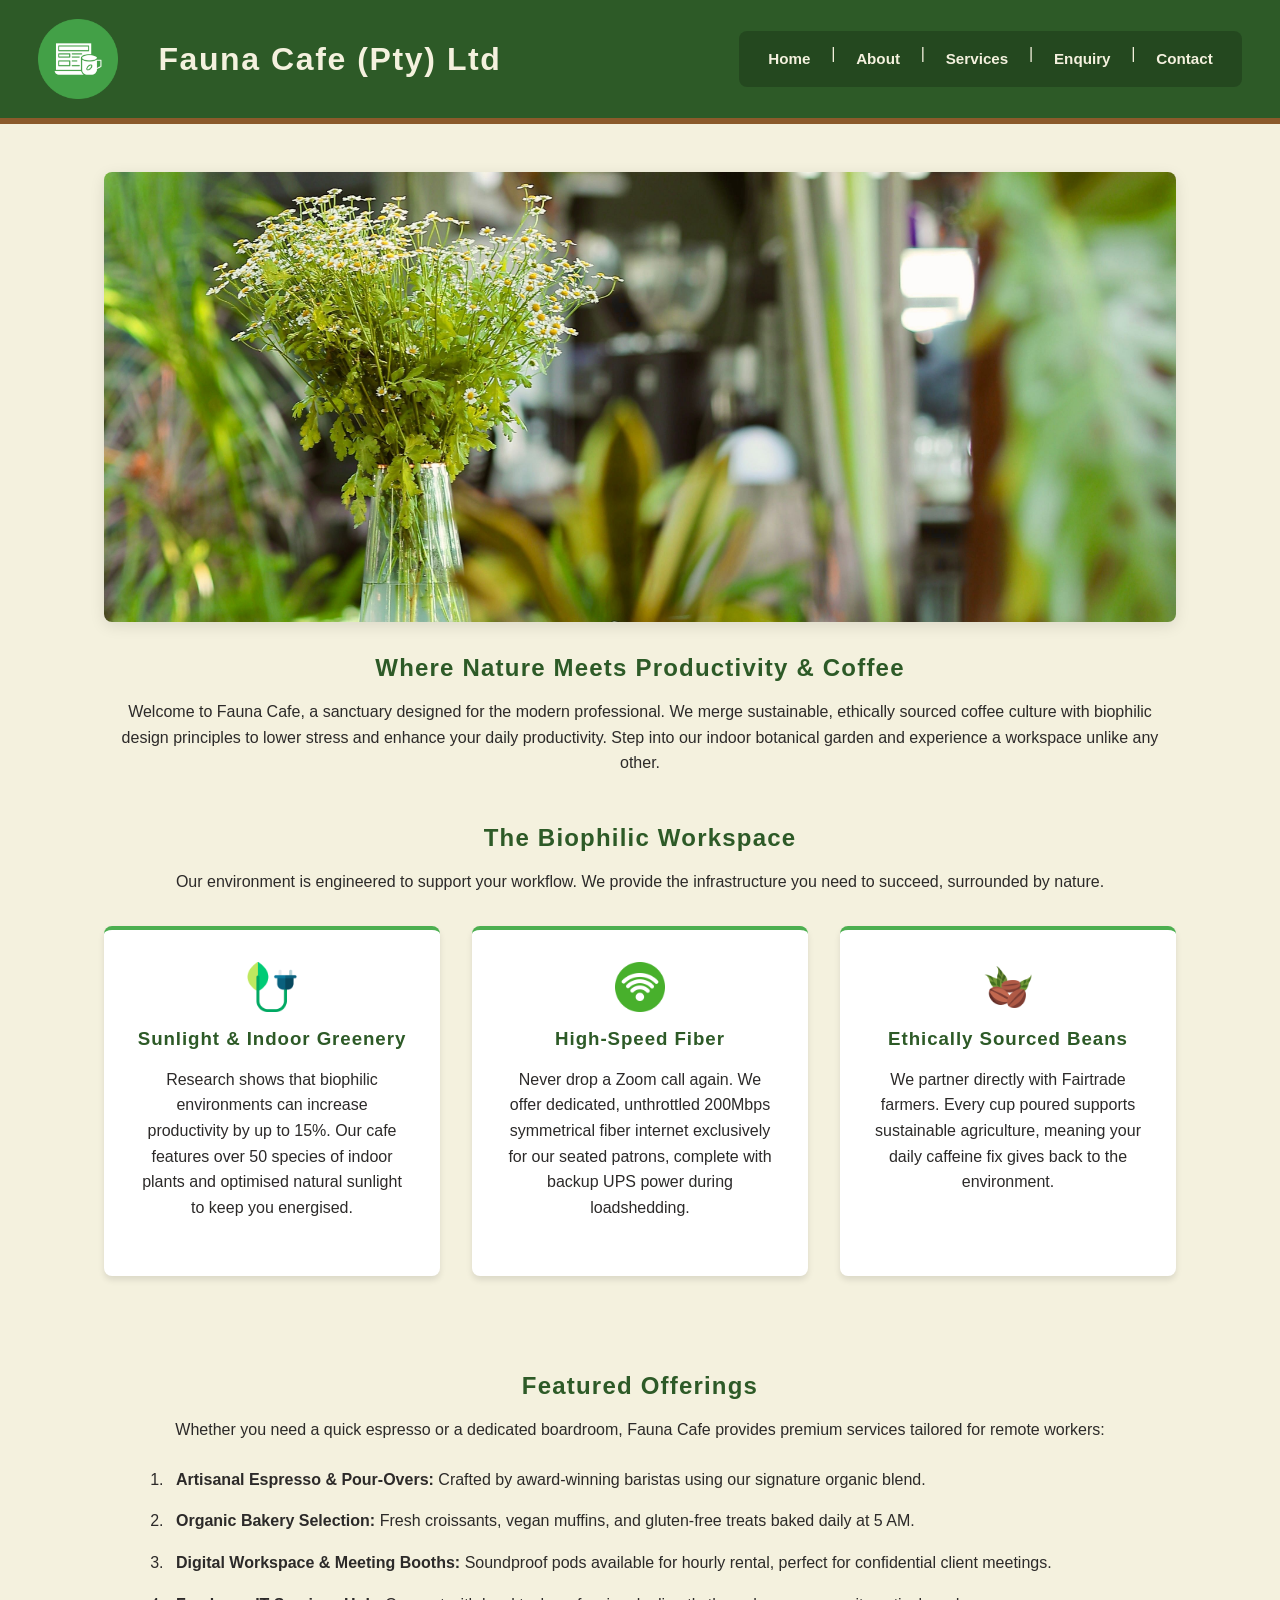
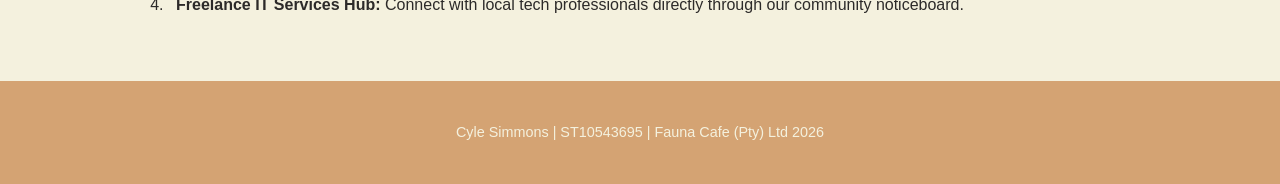
<file: index.html>
<!DOCTYPE html>
<html lang="en">
<head>

    <!-- Head section for the Home page -->

    <meta charset="UTF-8">
    <meta name="viewport" content="width=device-width, initial-scale=1.0">

    <title>Fauna Cafe | Ethical Coffee & Biophilic Workspace in Cape Town</title>
    
    <meta name="description" content="Welcome to Fauna Cafe, Cape Town's premier biophilic digital workspace. Enjoy sustainably sourced artisanal coffee, organic pastries, and high-speed Wi-Fi.">
    <meta name="keywords" content="Fauna Cafe, Cape Town cafe, biophilic workspace, ethical coffee, digital workspace, remote work cafe">

    <link rel="stylesheet" href="styles.css">

</head>

<body>

    <!-- Header & Navigation as per the wireframe row 1 -->

    <header>

        <!-- Interactive Logo -->

        <a href="index.html">
            <img src="images/logo.png" alt="Fauna Cafe (Pty) Ltd Official Logo" width="120" height="100">
        </a>

        <h1>Fauna Cafe (Pty) Ltd</h1>

        <nav>

            <a href="index.html">Home</a> | 
            <a href="about.html">About</a> | 
            <a href="services.html">Services</a> | 
            <a href="enquiry.html">Enquiry</a> | 
            <a href="contact.html">Contact</a>
        </nav>

    </header>

    <!-- Main content area -->

    <main>

        <!-- Matches wireframe row 2 -->

       <section id="hero">
            
            <picture>
                <source media="(max-width: 600px)" srcset="images/garden_mobile.jpg">
                <source media="(max-width: 1024px)" srcset="images/garden_tablet.jpg">
                <img src="images/garden.jpg" alt="Botanical Cafe Interior with Floral Decor">
            </picture>

            <h2>Where Nature Meets Productivity & Coffee</h2>

            <p>Welcome to Fauna Cafe, a sanctuary designed for the modern professional. We merge sustainable, ethically sourced coffee culture with biophilic design principles to lower stress and enhance your daily productivity. Step into our indoor botanical garden and experience a workspace unlike any other.</p>

        </section>

        <!-- Matches wireframe row 3 (The 3 Cards) -->

        <section id="biophilic-workspace">

            <h2>The Biophilic Workspace</h2>

            <p>Our environment is engineered to support your workflow. We provide the infrastructure you need to succeed, surrounded by nature.</p>
            
            <div>

                <!-- Article tags used for UI cards -->

                <article>
                    <img src="images/plug_leaf.png" alt="Leaf and Plug Icon" width="50" height="50">

                    <h3>Sunlight & Indoor Greenery</h3>

                    <p>Research shows that biophilic environments can increase productivity by up to 15%. Our cafe features over 50 species of indoor plants and optimised natural sunlight to keep you energised.</p>

                </article>

                <article>

                    <img src="images/green_wifi.png" alt="Wifi Icon" width="50" height="50">

                    <h3>High-Speed Fiber</h3>

                    <p>Never drop a Zoom call again. We offer dedicated, unthrottled 200Mbps symmetrical fiber internet exclusively for our seated patrons, complete with backup UPS power during loadshedding.</p>

                </article>

                <article>
                    <img src="images/coffee_bean.png" alt="Coffee Bean Icon" width="50" height="50">

                    <h3>Ethically Sourced Beans</h3>

                    <p>We partner directly with Fairtrade farmers. Every cup poured supports sustainable agriculture, meaning your daily caffeine fix gives back to the environment.</p>

                </article>

            </div>

        </section>

        <!-- FEATURED OFFERINGS - as per wireframe row 4 -->

        <section id="featured-offerings">

            <h2>Featured Offerings</h2>

            <p>Whether you need a quick espresso or a dedicated boardroom, Fauna Cafe provides premium services tailored for remote workers:</p>

            <!-- Ordered list for featured offerings, ensuring clarity and accessibility -->

            <ol>
                <li><b>Artisanal Espresso & Pour-Overs:</b> Crafted by award-winning baristas using our signature organic blend.</li>
                <li><b>Organic Bakery Selection:</b> Fresh croissants, vegan muffins, and gluten-free treats baked daily at 5 AM.</li>
                <li><b>Digital Workspace & Meeting Booths:</b> Soundproof pods available for hourly rental, perfect for confidential client meetings.</li>
                <li><b>Freelance IT Services Hub:</b> Connect with local tech professionals directly through our community noticeboard.</li>
            </ol>
        </section>
    </main>

    <!-- Footer as per wireframe row 5 -->
    <footer>

        <p>Cyle Simmons | ST10543695 | Fauna Cafe (Pty) Ltd 2026</p>

    </footer>

</body>

</html>
</file>
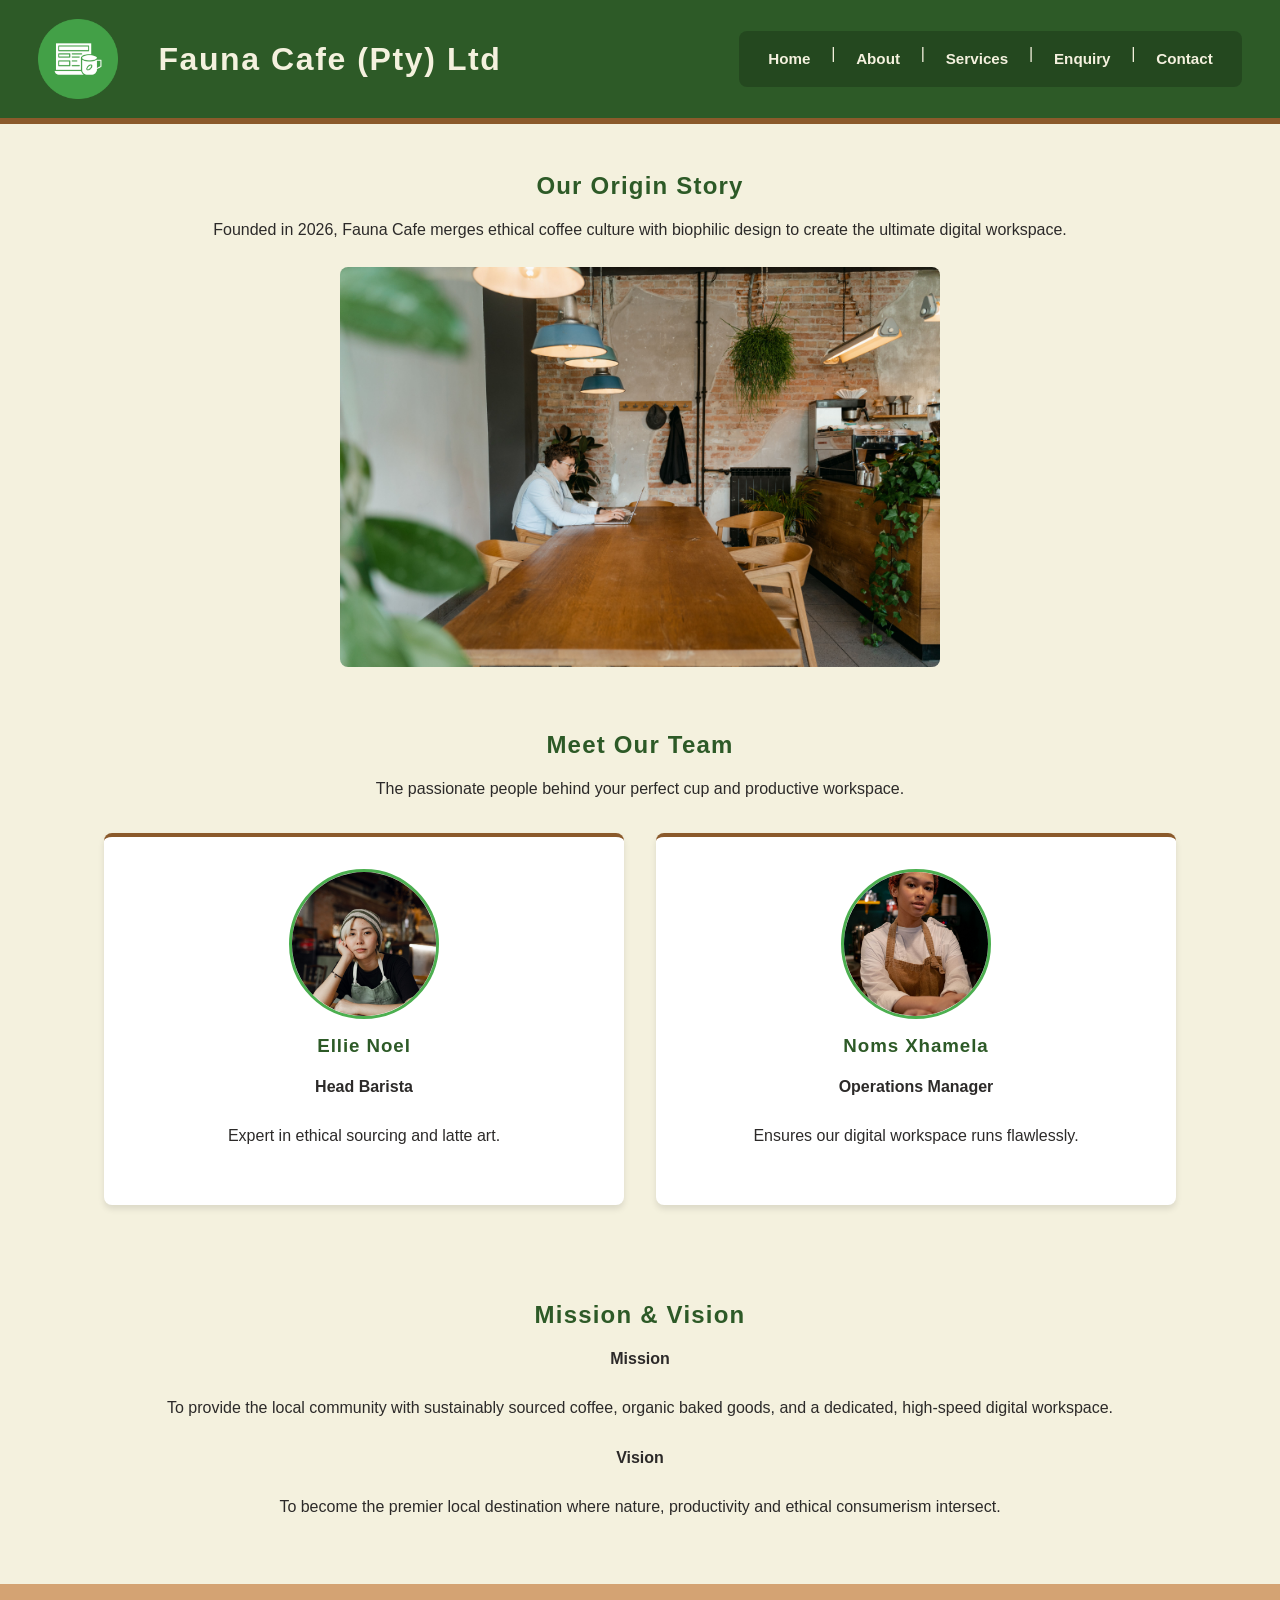
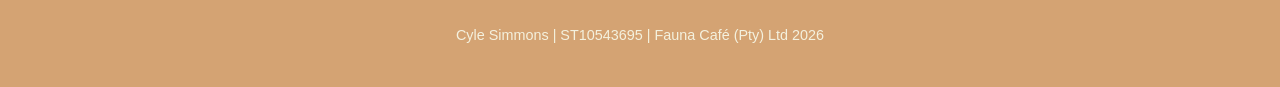
<file: about.html>
<!DOCTYPE html>
<html lang="en">



<head>
    <meta charset="UTF-8">
    <meta name="viewport" content="width=device-width, initial-scale=1.0">

    <title>About Us | Fauna Cafe - Our Story & Team</title> 

    <meta name="description" content="Learn about Fauna Cafe's mission to merge ethical coffee culture with biophilic design. Meet our passionate team of expert baristas and workspace managers.">
    <meta name="keywords" content="Fauna Cafe story, ethical coffee culture, biophilic design, cafe team, sustainable coffee Cape Town">

    <link rel="stylesheet" href="styles.css">
    
</head>

<!-- Body content for the About Us page -->

<body>

    <header>

        <!-- Interactive Logo -->

        <a href="index.html">
            <img src="images/logo.png" alt="Fauna Cafe (Pty) Ltd Official Logo" width="120" height="100">
        </a>

        <h1>Fauna Cafe (Pty) Ltd</h1>
        
        <!-- Navigation links for site-wide accessibility -->

        <nav>
            
            <a href="index.html">Home</a> | 
            <a href="about.html">About</a> | 
            <a href="services.html">Services</a> | 
            <a href="enquiry.html">Enquiry</a> | 
            <a href="contact.html">Contact</a>
        </nav>

    </header>

<!-- Main content area for the About Us page -->

    <main>

        <article>

            <h2>Our Origin Story</h2>

            <p>Founded in 2026, Fauna Cafe merges ethical coffee culture with biophilic design to create the ultimate digital workspace.</p>

            <img src="images/workspace.jpg" alt="Remote worker at a wooden desk in Fauna Cafe" width="600" height="400">

            <!-- Staff Profiles Section (Amended) -->

        <section id="staff-profiles">

            <h2>Meet Our Team</h2>

            <p>The passionate people behind your perfect cup and productive workspace.</p>
            
            <div class="team-grid">

                <article class="staff-card">
                    
                    <img src="images/staff_1.jpg" alt="Ellie Noel - Head Barista" width="150" height="150">

                    <h3>Ellie Noel</h3>

                    <p><strong>Head Barista</strong></p>

                    <p>Expert in ethical sourcing and latte art.</p>

                </article>

                <article class="staff-card">

                    <img src="images/staff_2.jpg" alt="Noms Xhamela - Operations Manager" width="150" height="150">

                    <h3>Noms Xhamela</h3>

                    <p><strong>Operations Manager</strong></p>

                    <p>Ensures our digital workspace runs flawlessly.</p>

                </article>
            </div>

        </section>

        </article>


        <section>
            <h2>Mission & Vision</h2>
            <p><b>Mission</b></p>
            <p>To provide the local community with sustainably sourced coffee, organic baked goods, and a dedicated, high-speed digital workspace.</p>
            <p><b>Vision</b></p>
            <p>To become the premier local destination where nature, productivity and ethical consumerism intersect.</p>
        </section>


    </main>

    <footer>

        <p>Cyle Simmons | ST10543695 | Fauna Café (Pty) Ltd 2026</p>

    </footer>
</body>
</html>
</file>
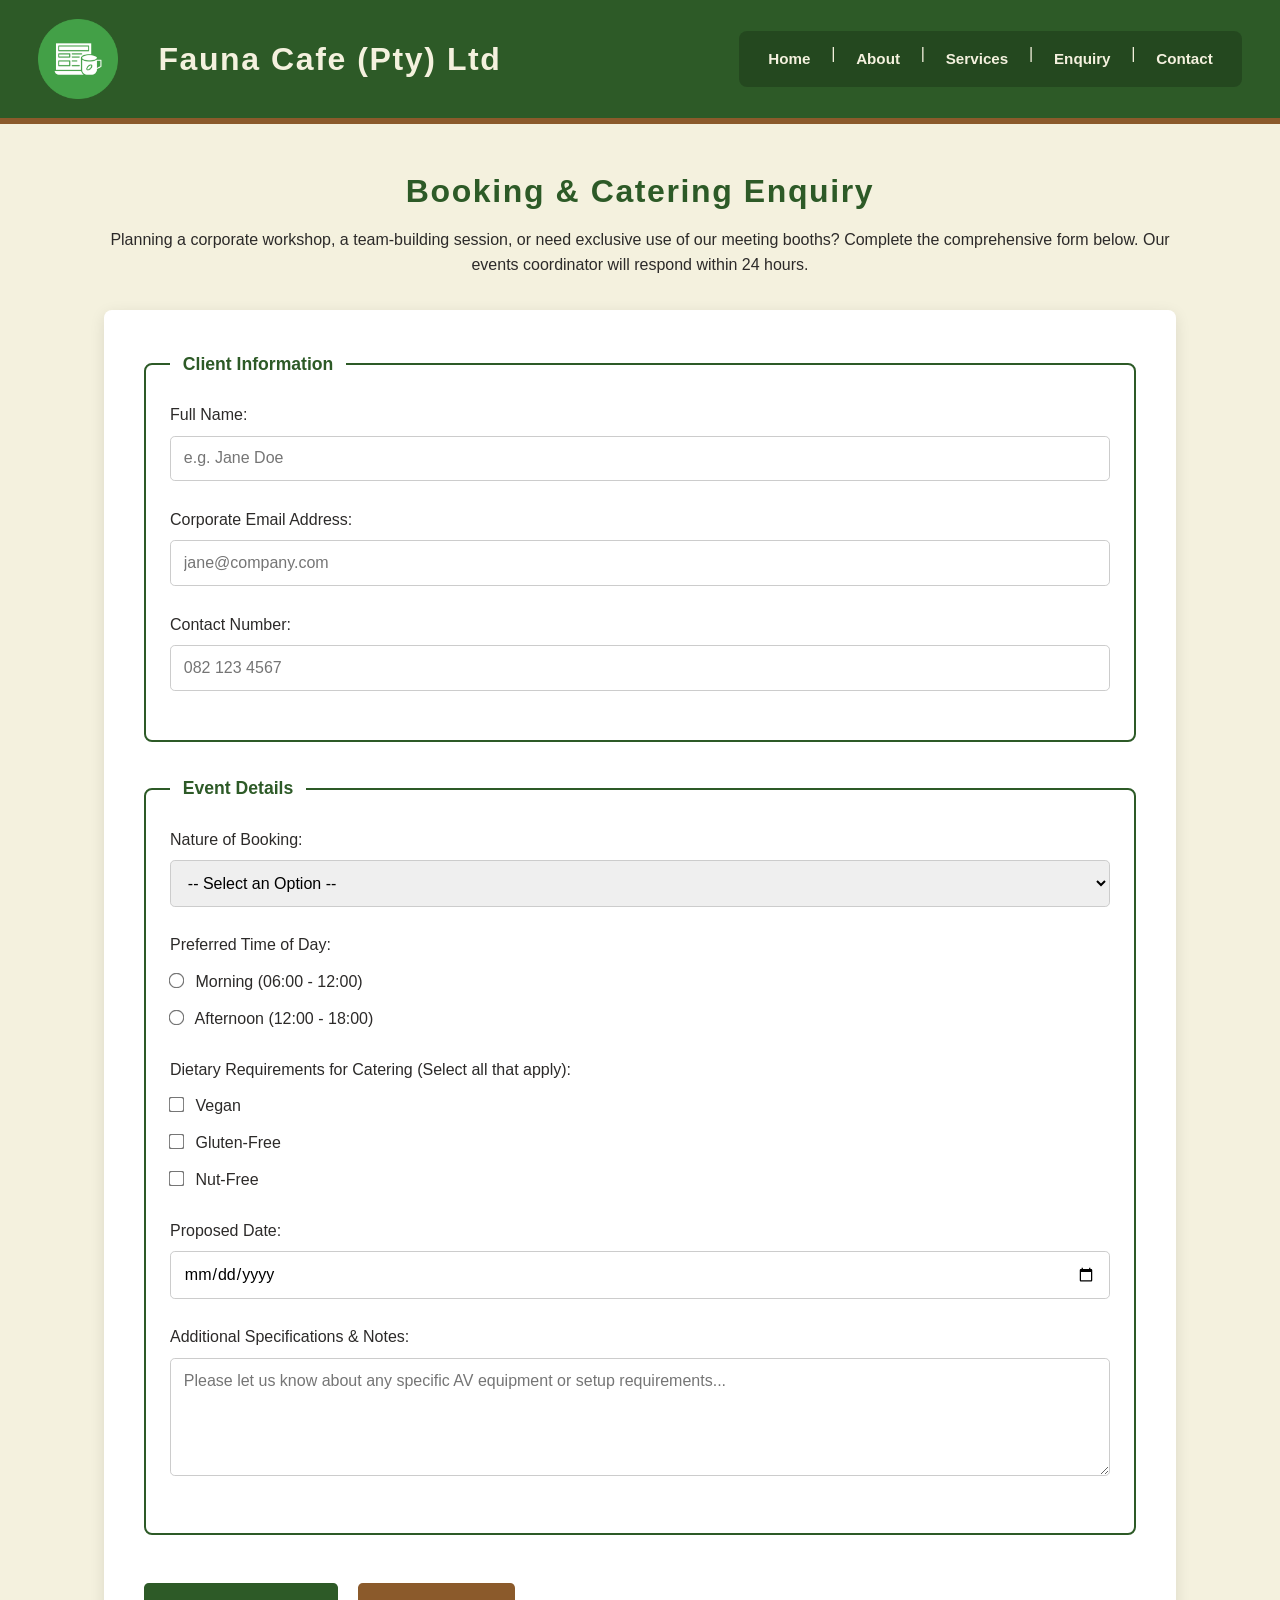
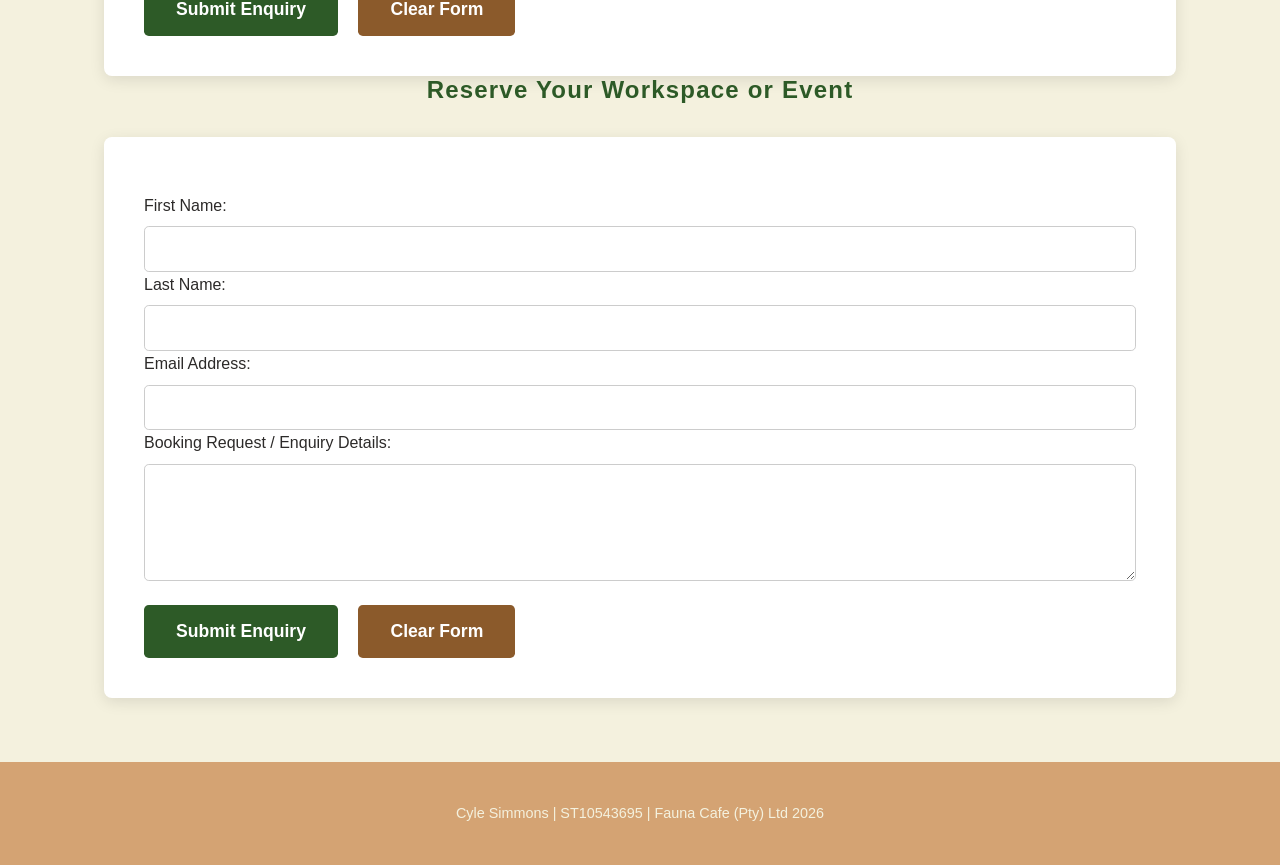
<file: enquiry.html>
<!DOCTYPE html>
<html lang="en">

<!-- Head section for the Enquiry page -->

<head>
    <meta charset="UTF-8">
    <meta name="viewport" content="width=device-width, initial-scale=1.0">

    <title>Bookings & Enquiries | Fauna Cafe Events</title>
    
    <meta name="description" content="Book your next event, reserve a dedicated workspace, or submit a catering enquiry with Fauna Cafe's easy online booking form.">
    <meta name="keywords" content="Fauna Cafe booking, event space Cape Town, cafe catering, reserve workspace, cafe venue hire">

    <link rel="stylesheet" href="styles.css">
    
</head>

<!-- Body content for the Enquiry page -->

<body>

    <header>

        <!-- Interactive Logo -->

        <a href="index.html">
            <img src="images/logo.png" alt="Fauna Cafe (Pty) Ltd Official Logo" width="120" height="100">
        </a>

        <h1>Fauna Cafe (Pty) Ltd</h1>

        <nav>

        <!-- Navigation links for site-wide accessibility -->
            
            <a href="index.html">Home</a> | 
            <a href="about.html">About</a> | 
            <a href="services.html">Services</a> | 
            <a href="enquiry.html">Enquiry</a> | 
            <a href="contact.html">Contact</a>
        </nav>

    </header>

    <!-- Main content area for the Enquiry page -->

    <main>

        <h1>Booking & Catering Enquiry</h1>

        <p>Planning a corporate workshop, a team-building session, or need exclusive use of our meeting booths? Complete the comprehensive form below. Our events coordinator will respond within 24 hours.</p>
        
        <!-- Form structure aligned with W3C Web Accessibility Guidelines -->

        <form action="#" method="post">
            
            <!-- Fieldset for grouping related form elements -->

            <fieldset>

                <legend>Client Information</legend>

                <label for="fullName">Full Name:</label><br>
                <input type="text" id="fullName" name="fullName" placeholder="e.g. Jane Doe" required><br><br>
                
                <label for="email">Corporate Email Address:</label><br>
                <input type="email" id="email" name="email" placeholder="jane@company.com" required><br><br>

                <label for="phone">Contact Number:</label><br>
                <input type="tel" id="phone" name="phone" placeholder="082 123 4567"><br><br>

            </fieldset>

            <fieldset>

                <legend>Event Details</legend>
                
                <!-- Dropdown Select -->

                <label for="eventType">Nature of Booking:</label><br>

                <select id="eventType" name="eventType" required>
                    <option value="">-- Select an Option --</option>
                    <option value="catering">External Catering</option>
                    <option value="meetingBooth">Meeting Booth Reservation</option>
                    <option value="fullVenue">Full Venue Hire</option>

                </select><br><br>

                <!-- Radio Buttons -->

                <label>Preferred Time of Day:</label><br>
                <input type="radio" id="morning" name="timeOfDay" value="Morning" required>
                <label for="morning">Morning (06:00 - 12:00)</label><br>
                <input type="radio" id="afternoon" name="timeOfDay" value="Afternoon">
                <label for="afternoon">Afternoon (12:00 - 18:00)</label><br><br>

                <!-- Checkboxes -->

                <label>Dietary Requirements for Catering (Select all that apply):</label><br>
                <input type="checkbox" id="vegan" name="diet" value="Vegan">
                <label for="vegan">Vegan</label><br>
                <input type="checkbox" id="glutenFree" name="diet" value="Gluten-Free">
                <label for="glutenFree">Gluten-Free</label><br>
                <input type="checkbox" id="nutFree" name="diet" value="Nut-Free">
                <label for="nutFree">Nut-Free</label><br><br>

                <label for="eventDate">Proposed Date:</label><br>
                <input type="date" id="eventDate" name="eventDate" required><br><br>

                <!-- Textarea -->

                <label for="additionalNotes">Additional Specifications & Notes:</label><br>
                <textarea id="additionalNotes" name="additionalNotes" rows="5" cols="50" placeholder="Please let us know about any specific AV equipment or setup requirements..."></textarea><br><br>
            
            </fieldset>

            <!-- Submit and Reset -->

            <input type="submit" value="Submit Enquiry">
            <input type="reset" value="Clear Form">

        </form>

        <section id="booking-form">

            <h2>Reserve Your Workspace or Event</h2>
            
            <!-- We added the ID here so JS can target it, and removed the action attribute so JS can intercept it -->
            <form id="enquiry-form">
                
                <!-- This empty div is where JS will inject any error messages -->
                <div id="form-errors" style="color: #d9534f; margin-bottom: 1rem; font-weight: bold;"></div>

                <label for="fname">First Name:</label><br>
                <input type="text" id="fname" name="fname"><br>
                
                <label for="lname">Last Name:</label><br>
                <input type="text" id="lname" name="lname"><br>
                
                <label for="email">Email Address:</label><br>
                <input type="email" id="email" name="email"><br>
                
                <label for="request">Booking Request / Enquiry Details:</label><br>
                <textarea id="request" name="request" rows="5"></textarea><br>
                
                <input type="submit" value="Submit Enquiry">
                <input type="reset" value="Clear Form">
            </form>

        </section>

    </main>

    <footer>

        <p>Cyle Simmons | ST10543695 | Fauna Cafe (Pty) Ltd 2026</p>

    </footer>

    <script src="scripts.js"></script>

</body>

</html>
</file>
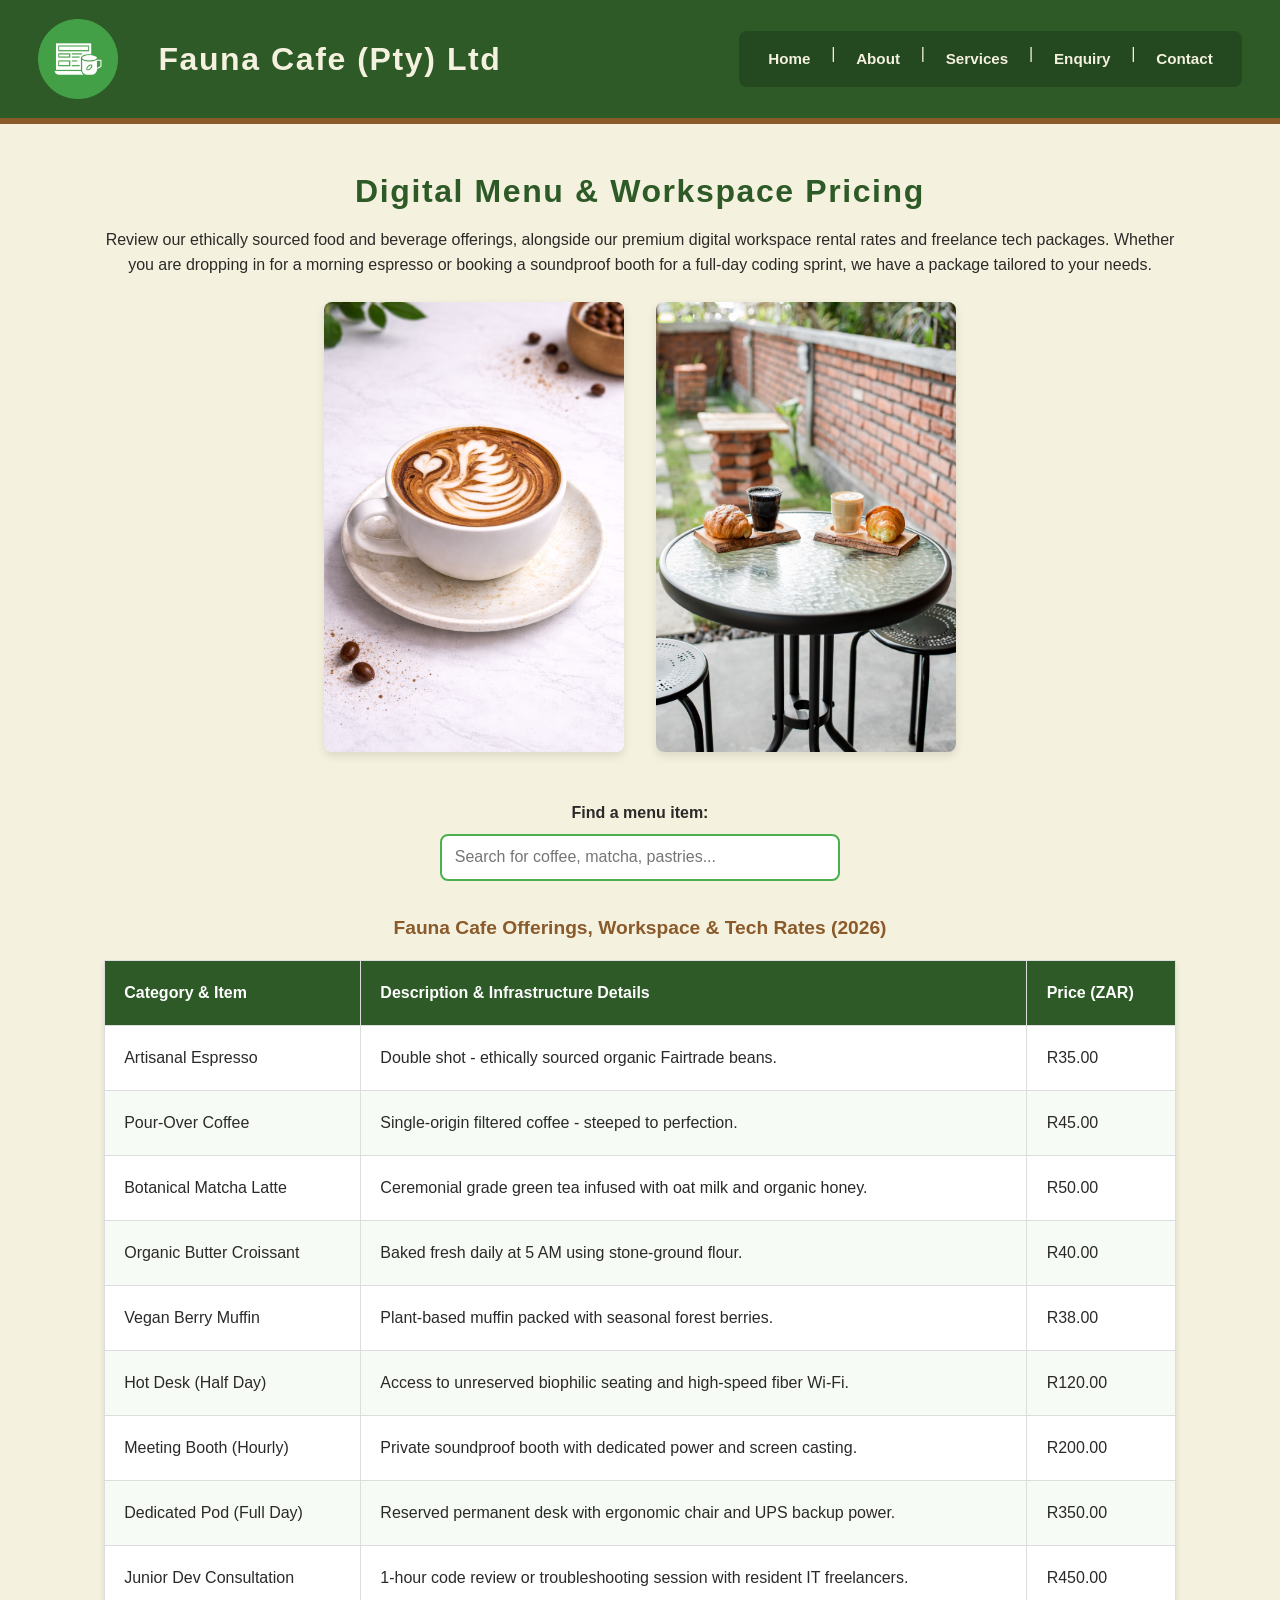
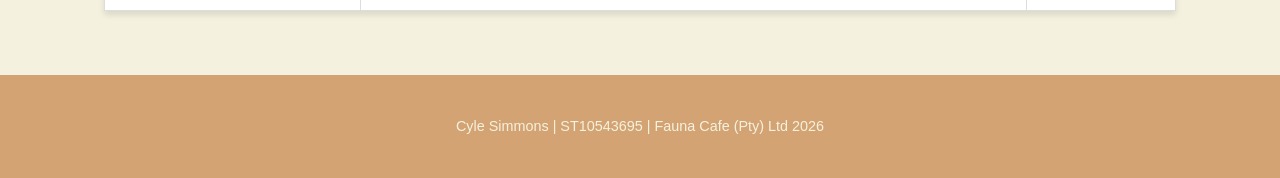
<file: services.html>
<!DOCTYPE html>
<html lang="en">

<!-- Head section for the Services page -->

<head>
    <meta charset="UTF-8">
    <meta name="viewport" content="width=device-width, initial-scale=1.0">

    <title>Menu & Workspace Pricing | Fauna Cafe</title>
    
    <meta name="description" content="Explore Fauna Cafe's artisanal digital menu, organic baked goods, and flexible workspace pricing plans tailored for remote professionals and students.">
    <meta name="keywords" content="Fauna Cafe menu, digital workspace pricing, organic pastries, artisanal coffee menu, hot desking Cape Town">

    <link rel="stylesheet" href="styles.css">

</head>

<!-- Body content for the Services page -->

<body>

    <header>

        <!-- Interactive Logo -->

        <a href="index.html">
            <img src="images/logo.png" alt="Fauna Cafe (Pty) Ltd Official Logo" width="120" height="100">
        </a>

        <h1>Fauna Cafe (Pty) Ltd</h1>

        <nav>
            <a href="index.html">Home</a> | 
            <a href="about.html">About</a> | 
            <a href="services.html">Services</a> | 
            <a href="enquiry.html">Enquiry</a> | 
            <a href="contact.html">Contact</a>
        </nav>

    </header>

    <main>

        <h1>Digital Menu & Workspace Pricing</h1>
        <p>Review our ethically sourced food and beverage offerings, alongside our premium digital workspace rental rates and freelance tech packages. Whether you are dropping in for a morning espresso or booking a soundproof booth for a full-day coding sprint, we have a package tailored to your needs.</p>
        
        <!-- Gallery section showcasing the cafe's offerings -->

        <section class="services-gallery">
            <img src="images/coffee_art.jpg" alt="Swan latte art on a freshly brewed cappuccino" width="300" height="400">
            <img src="images/outdoor_pastry.jpg" alt="Fresh croissants and artisanal coffee served on a glass table" width="300" height="400">
        </section>

        <!-- Dynamic Search Filter -->

        <div class="search-container">
            <label for="menu-search"><strong>Find a menu item:</strong></label><br>
            <input type="text" id="menu-search" placeholder="Search for coffee, matcha, pastries...">
        </div>

        <!-- The table is properly structured for accessibility -->

        <table border="1">
            <caption>Fauna Cafe Offerings, Workspace & Tech Rates (2026)</caption>

            <thead>

                <!-- Table headers for clarity and accessibility -->
                 
                <tr>
                    <th>Category & Item</th>
                    <th>Description & Infrastructure Details</th>
                    <th>Price (ZAR)</th>
                </tr>
            </thead>

            <tbody>
                <!-- Section 1: Beverages -->
                <tr>
                    <td>Artisanal Espresso</td>
                    <td>Double shot - ethically sourced organic Fairtrade beans.</td>
                    <td>R35.00</td>
                </tr>
                <tr>
                    <td>Pour-Over Coffee</td>
                    <td>Single-origin filtered coffee - steeped to perfection.</td>
                    <td>R45.00</td>
                </tr>
                <tr>
                    <td>Botanical Matcha Latte</td>
                    <td>Ceremonial grade green tea infused with oat milk and organic honey.</td>
                    <td>R50.00</td>
                </tr>

                <!-- Section 2: Bakery -->
                <tr>
                    <td>Organic Butter Croissant</td>
                    <td>Baked fresh daily at 5 AM using stone-ground flour.</td>
                    <td>R40.00</td>
                </tr>
                <tr>
                    <td>Vegan Berry Muffin</td>
                    <td>Plant-based muffin packed with seasonal forest berries.</td>
                    <td>R38.00</td>
                </tr>

                <!-- Section 3: Workspace Rentals -->
                <tr>
                    <td>Hot Desk (Half Day)</td>
                    <td>Access to unreserved biophilic seating and high-speed fiber Wi-Fi.</td>
                    <td>R120.00</td>
                </tr>
                <tr>
                    <td>Meeting Booth (Hourly)</td>
                    <td>Private soundproof booth with dedicated power and screen casting.</td>
                    <td>R200.00</td>
                </tr>
                <tr>
                    <td>Dedicated Pod (Full Day)</td>
                    <td>Reserved permanent desk with ergonomic chair and UPS backup power.</td>
                    <td>R350.00</td>
                </tr>

                <!-- Section 4: Freelance IT Hub Services -->
                <tr>
                    <td>Junior Dev Consultation</td>
                    <td>1-hour code review or troubleshooting session with resident IT freelancers.</td>
                    <td>R450.00</td>
                </tr>

            </tbody>

        </table>

    </main>

    <footer>

        <p>Cyle Simmons | ST10543695 | Fauna Cafe (Pty) Ltd 2026</p>

    </footer>

    <!-- Lightbox Modal (Hidden by default) -->

    <div id="lightbox" class="lightbox-modal">

        <span class="lightbox-close">&times;</span>
        <img class="lightbox-content" id="lightbox-img" alt="Enlarged gallery image">

    </div>
    
    <script src="scripts.js"></script>

</body>

</html>
</file>
<file: styles.css>
/* FAUNA CAFE - STYLESHEET
   WEDE5020 Assignment Part 2 : Visual Layout & Interactive Design */

/* Core variables for consistent theme scaling and coloring */

:root {
    --forest-green: #2d5a27;
    --leaf-light: #4caf50;
    --earth-dark: #2c2a29;
    --earth-brown: #D4A373;
    --warm-cream: #F4F1DE;
    --wood-accent: #8b5a2b;
    --shadow-light: rgba(0, 0, 0, 0.1);
    --shadow-focus: rgba(76, 175, 80, 0.5);
}

/* Universal reset for consistency across browsers */

* {
    margin: 0;
    padding: 0;
    box-sizing: border-box;
}

/* Body content for all pages */

body {
    font-family: 'Aptos', Tahoma, Geneva, Verdana, sans-serif;
    background-color: var(--warm-cream);
    color: var(--earth-dark);
    line-height: 1.6;
    font-size: 1rem; /* Relative unit baseline */
}

/* Responsive image handling for all pages */

img {
    max-width: 100%;
    height: auto;
    display: block;
    border-radius: 0.5rem; 
}

/* Typography styles for headings */

h1, h2, h3 {
    font-weight: 700;
    line-height: 1.2;
    letter-spacing: 0.05em;
    margin-bottom: 1rem;
    color: var(--forest-green);
    text-align: center; 
}

/* Centers standard paragraphs inside the main content area */

main p {
    text-align: center;
    margin-bottom: 1.5rem;
}

/* Bullet points and numbered lists stay left-aligned for readability */

ul, ol {
    text-align: left;
    margin-bottom: 1.5rem;
    padding-left: 2rem; 
}

/* ANIMATIONS & INTERACTIVE EFFECTS */

/* Fade-in animation for page load */

@keyframes fadeInUp {
    from {
        opacity: 0;
        transform: translateY(30px);
    }
    to {
        opacity: 1;
        transform: translateY(0);
    }
}

main {
    animation: fadeInUp 0.8s ease-out forwards;
}

/* 3D Pop-Out effect for Biophilic Cards */

#biophilic-workspace article {
    background: white;
    padding: 2rem;
    border-radius: 0.8rem;
    box-shadow: 0 4px 10px var(--shadow-light);
    border-top: 5px solid var(--leaf-light);
    text-align: center;
    transition: transform 0.4s cubic-bezier(0.175, 0.885, 0.32, 1.275), 
                box-shadow 0.4s ease, 
                border-color 0.3s ease;
    cursor: pointer;
}

#biophilic-workspace article:hover {
    transform: translateY(-15px) scale(1.03);
    box-shadow: 0 20px 40px rgba(45, 90, 39, 0.2);
    border-top: 5px solid var(--forest-green);
    z-index: 10;
}

/* Center images on Index (Hero) and About pages (Was an issue)*/

#hero picture,
#hero img,
main article img {
    margin-left: auto;
    margin-right: auto;
    display: block;
}

/* HEADER & NAVIGATION */

/* Header structure for all pages */

header {
    background-color: var(--forest-green);
    color: var(--warm-cream);
    padding: 1.2rem 3%;
    border-bottom: 0.4rem solid var(--wood-accent);
    
    /* Grid layout: Column 1 (Logo), Column 2 (Title), Column 3 (Navigation) */
    display: grid;
    grid-template-columns: auto 1fr auto;
    align-items: center;
    gap: 1.5rem;
}

/* Container holding the logo image */

header > a {
    display: flex;
    align-items: center;
    text-decoration: none;
}

header img {
    height: 80px; 
    width: auto;
}

header h1 {
    color: var(--warm-cream);
    font-size: 2rem;
    margin: 0 0 0 1rem;
    text-align: left;
}

/* Navigation layout as per the wireframe */

nav {
    background-color: rgba(0, 0, 0, 0.2);
    padding: 0.6rem 1rem;
    border-radius: 0.5rem;
    display: flex;
    flex-wrap: wrap;
    justify-content: center;
    gap: 0.5rem;
}

nav a {
    color: var(--warm-cream);
    text-decoration: none;
    font-weight: bold;
    padding: 0.4rem 0.8rem;
    transition: background-color 0.3s ease, transform 0.2s ease;
    border-radius: 0.3rem;
    font-size: 0.95rem;
}

nav a:hover {
    background-color: var(--leaf-light);
    transform: translateY(-2px);
}

nav a:focus {
    outline: 2px solid var(--warm-cream);
    outline-offset: 2px;
    background-color: var(--leaf-light);
}

nav a:active {
    background-color: var(--wood-accent);
    transform: translateY(0);
}

/* MAIN CONTENT LAYOUT */

main {
    max-width: 1200px;
    margin: 3rem auto;
    padding: 0 5%; 
}

section, article {
    margin-bottom: 3rem;
}

/* HOME PAGE SPECIFIC STYLES */

#hero {
    text-align: center;
}

#hero img {
    width: 100%;
    max-height: 50vh;
    object-fit: cover;
    margin-bottom: 2rem;
    box-shadow: 0 4px 15px var(--shadow-light);
}

#biophilic-workspace div {
    text-align: center;
    display: grid;
    grid-template-columns: repeat(3, 1fr);
    gap: 2rem;
    margin-top: 2rem;
}

#biophilic-workspace article {
    background: white;
    padding: 2rem;
    border-radius: 0.5rem;
    box-shadow: 0 4px 6px var(--shadow-light);
    border-top: 4px solid var(--leaf-light);
    text-align: center;
    transition: box-shadow 0.3s ease;
}

#biophilic-workspace article:hover {
    box-shadow: 0 8px 15px var(--shadow-light);
}

#biophilic-workspace article img {
    margin: 0 auto 1rem auto;
    width: 3.125rem; 
}

#featured-offerings ol {
    margin-left: 2rem;
    margin-top: 1.5rem;
}

#featured-offerings li {
    margin-bottom: 1rem;
    padding-left: 0.5rem;
}

/* ABOUT PAGE SPECIFIC STYLES */

#staff-profiles {
    margin-top: 4rem;
}

.team-grid {
    display: grid;
    grid-template-columns: repeat(2, 1fr); /* 2 columns on desktop/tablet */
    gap: 2rem;
    margin-top: 2rem;
}

.staff-card {
    background: white;
    padding: 2rem;
    border-radius: 0.5rem;
    box-shadow: 0 4px 6px var(--shadow-light);
    border-top: 4px solid var(--wood-accent);
    text-align: center;
    transition: transform 0.3s ease;
}

.staff-card:hover {
    transform: translateY(-5px);
    box-shadow: 0 8px 15px var(--shadow-light);
}

.staff-card img {
    width: 150px;
    height: 150px;
    border-radius: 50%; 
    object-fit: cover;
    margin: 0 auto 1rem auto;
    border: 3px solid var(--leaf-light);
}

/* SERVICES PAGE SPECIFIC STYLES */

.services-gallery {
    display: flex;
    justify-content: center;
    gap: 2rem;
    margin-bottom: 3rem;
}

.services-gallery img {
    max-width: 45%;
    box-shadow: 0 4px 10px var(--shadow-light);
}

table {
    width: 100%;
    border-collapse: collapse;
    margin-top: 2rem;
    box-shadow: 0 4px 6px var(--shadow-light);
    background-color: white;
}

caption {
    font-size: 1.2rem;
    font-weight: bold;
    margin-bottom: 1rem;
    color: var(--wood-accent);
}

th, td {
    padding: 1.2rem;
    text-align: left;
    border: 1px solid #ddd;
}

th {
    background-color: var(--forest-green);
    color: white;
    font-weight: bold;
}

tbody tr:nth-child(even) {
    background-color: rgba(76, 175, 80, 0.05);
}

tbody tr:hover {
    background-color: rgba(139, 90, 43, 0.1);
}

/* ENQUIRY PAGE SPECIFIC STYLES */

form {
    background: white;
    padding: 2.5rem;
    border-radius: 0.5rem;
    box-shadow: 0 4px 15px var(--shadow-light);
    margin-top: 2rem;
}

fieldset {
    border: 2px solid var(--forest-green);
    border-radius: 0.5rem;
    padding: 1.5rem;
    margin-bottom: 2rem;
}

legend {
    font-weight: bold;
    color: var(--forest-green);
    padding: 0 0.8rem;
    font-size: 1.1rem;
}

input[type="text"],
input[type="email"],
input[type="tel"],
input[type="date"],
select,
textarea {
    width: 100%;
    padding: 0.8rem;
    margin-top: 0.5rem;
    border: 1px solid #ccc;
    border-radius: 0.3rem;
    font-family: inherit;
    font-size: 1rem;
    transition: border-color 0.3s, box-shadow 0.3s;
}

input:focus, select:focus, textarea:focus {
    outline: none;
    border-color: var(--leaf-light);
    box-shadow: 0 0 8px var(--shadow-focus);
}

input[type="radio"],
input[type="checkbox"] {
    margin-right: 0.5rem;
    margin-top: 1rem;
    transform: scale(1.2);
}

input[type="submit"],
input[type="reset"] {
    background-color: var(--forest-green);
    color: white;
    border: none;
    padding: 1rem 2rem;
    font-size: 1.1rem;
    border-radius: 0.3rem;
    cursor: pointer;
    font-weight: bold;
    transition: background-color 0.3s, transform 0.1s;
    margin-right: 1rem;
    margin-top: 1rem;
}

input[type="reset"] {
    background-color: var(--wood-accent);
}

input[type="submit"]:hover,
input[type="reset"]:hover {
    background-color: var(--leaf-light);
    box-shadow: 0 4px 8px var(--shadow-light);
}

input[type="submit"]:active,
input[type="reset"]:active {
    transform: scale(0.98);
}

input[type="submit"]:focus,
input[type="reset"]:focus {
    outline: 3px solid var(--earth-dark);
    outline-offset: 2px;
}

/* CONTACT PAGE SPECIFIC STYLES */

.contact-layout {
    display: grid;
    grid-template-columns: 1fr 1fr;
    grid-template-areas: 
        "header header"
        "details map";
    gap: 2rem;
    align-items: start;
}

.contact-header { grid-area: header; }
.contact-details { grid-area: details; }
.contact-map { grid-area: map; }

.contact-container {
    display: flex;
    justify-content: space-between;
    gap: 3rem;
}

address {
    font-style: normal;
    background: white;
    padding: 1.5rem;
    border-left: 4px solid var(--wood-accent);
    margin: 1.5rem 0;
    box-shadow: 0 2px 5px var(--shadow-light);
}

address strong {
    color: var(--forest-green);
}

iframe {
    width: 100%;
    border-radius: 0.5rem;
    box-shadow: 0 4px 10px var(--shadow-light);
}

/* FOOTER STYLING */

footer {
    text-align: center;
    padding: 2.5rem;
    background-color: var(--earth-brown);
    color: var(--warm-cream);
    margin-top: 4rem;
    font-size: 0.9rem;
}

/* LIGHTBOX JS STYLES */

.lightbox-modal {
    display: none; /* Hidden by default, JS turns this to 'flex' */
    position: fixed;
    z-index: 1000;
    left: 0;
    top: 0;
    width: 100%;
    height: 100%;
    background-color: rgba(0, 0, 0, 0.85); /* Dark transparent background */
    justify-content: center;
    align-items: center;
}

.lightbox-content {
    max-width: 90%;
    max-height: 90%;
    border-radius: 0.5rem;
    box-shadow: 0 4px 15px rgba(0,0,0,0.5);
    animation: zoomIn 0.3s ease; /* Smooth pop-in effect */
}

@keyframes zoomIn {
    from { transform: scale(0.8); opacity: 0; }
    to { transform: scale(1); opacity: 1; }
}

.lightbox-close {
    position: absolute;
    top: 20px;
    right: 35px;
    color: var(--paper-white);
    font-size: 40px;
    font-weight: bold;
    cursor: pointer;
    transition: 0.2s ease;
}

.lightbox-close:hover {
    color: var(--wood-accent);
}

/* Make the existing gallery images clearly clickable */

.services-gallery img {
    cursor: pointer;
    transition: transform 0.3s ease, opacity 0.3s ease;
}

.services-gallery img:hover {
    transform: scale(1.02);
    opacity: 0.85;
}

/* Small Mobile Breakpoint (600px and down) */

/* INTERACTIVE MAP STYLES */

#cafe-map {
    height: 400px;
    width: 100%;
    border-radius: 0.5rem;
    border: 2px solid var(--wood-accent);
    margin-bottom: 2rem;
    z-index: 1; /* Keeps the map behind your navigation menu and lightboxes */
}

/* DYNAMIC SEARCH BAR STYLES */

.search-container {
    text-align: center;
    margin-bottom: 2rem;
}

#menu-search {
    width: 80%;
    max-width: 400px;
    padding: 0.8rem;
    margin-top: 0.5rem;
    border: 2px solid var(--leaf-light);
    border-radius: 0.5rem;
    font-size: 1rem;
    outline: none;
    transition: border-color 0.3s ease;
}

#menu-search:focus {
    border-color: var(--wood-accent);
}

@media (max-width: 600px) {
    
    /* 1. Scales down all typography globally based on relative 'rem' units */

    body {
        font-size: 0.9rem; 
    }

    /* 2. Adjusts list padding for better readability on small screens */

    ul, ol {
        padding-left: 1.2rem;
    }
    
    #featured-offerings ol {
        margin-left: 0;
    }

    /* 3. Stacks the header and navigation vertically */

    nav {
        flex-direction: column;
    }

    /* 4. Stacks biophilic workspace cards into a single column for mobile */

    #biophilic-workspace div {
        grid-template-columns: 1fr;
    }

    /* 5. Stacks team member cards into a single column for mobile */
    .team-grid {
        grid-template-columns: 1fr;
    }

    /* 6. Stacks the coffee art image and text into a single column for mobile */

    .services-gallery {
        flex-direction: column;
        align-items: center;
    }

    .services-gallery img {
        max-width: 100%;
    }

    /* 7. Form padding and button widths for better mobile usability */
    
    form {
        padding: 1.2rem;
    }

    input[type="submit"],
    input[type="reset"] {
        width: 100%;
        margin-right: 0;
        margin-bottom: 1rem;
    }
    
    /* 8. Tables are scrollable horizontally on small screens to prevent overflow issues */

    table {
        display: block;
        overflow-x: auto;
        white-space: nowrap;
        font-size: 0.85rem; /* Shrinks table text slightly more to fit better */
    }
}
/* Cyle Simmons | ST10543695 | Fauna Cafe (Pty) Ltd 2026 */
</file>
